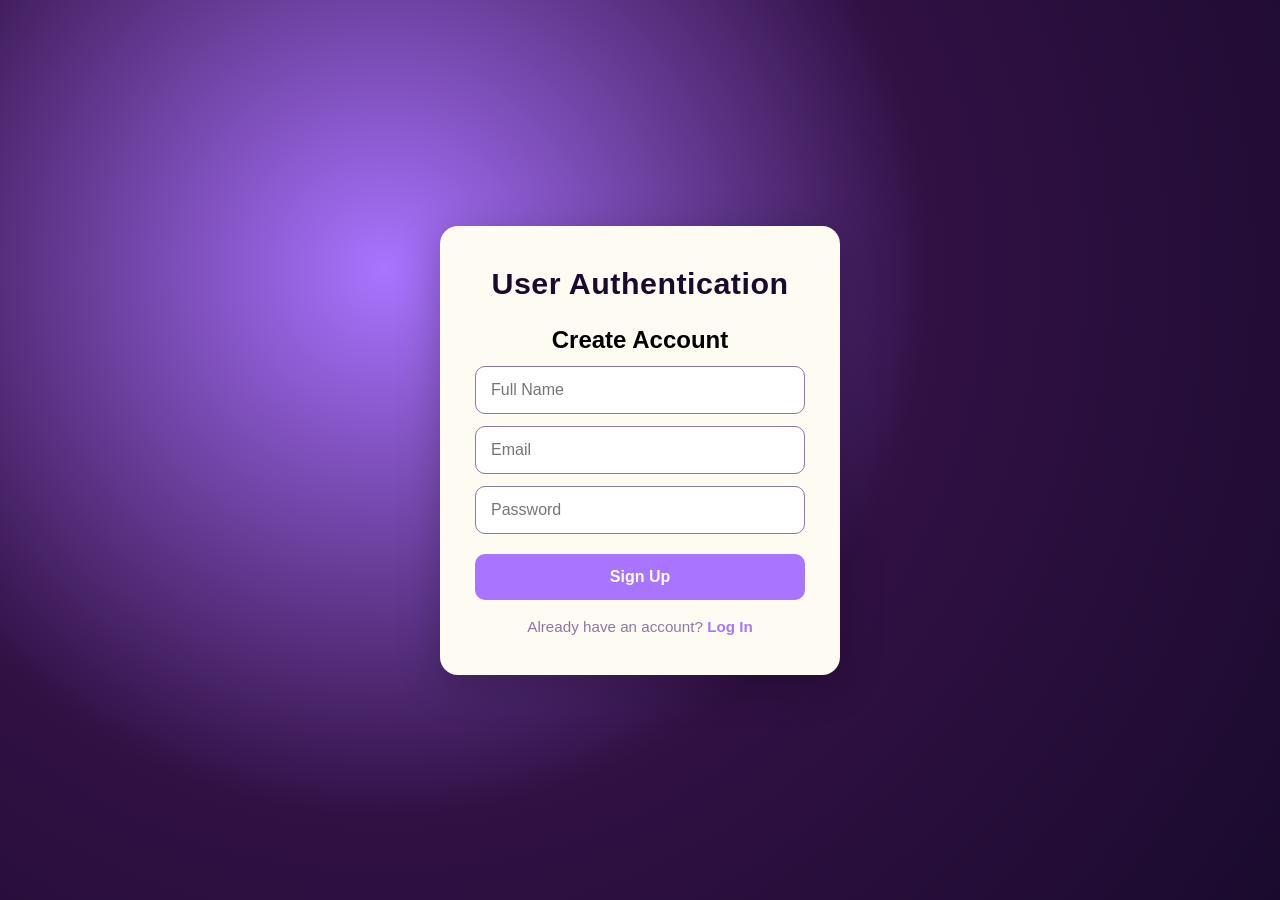
<file: index.html>
<!DOCTYPE html>
<html lang="en">
<head>
  <meta charset="UTF-8">
  <title>About Willy Wonka</title>
  <script src="https://ajax.googleapis.com/ajax/libs/jquery/3.7.1/jquery.min.js"></script>
  <meta http-equiv="refresh" content="0; url=signup.html">
  <link rel="stylesheet" href="style3.css">
  <meta name="viewport" content="width=device-width, initial-scale=1.0">
</head>
<body>
<div id="scrollBar"></div>
<div id="notification-container"></div>

<div class="page-grid">
  
  <!-- Header -->
  <header class="header">

    <h1 class="site-title">Willy Wonka's World</h1>
    <!-- Dynamic Greeting -->
    <h3 id="greetingMessage" class="greeting-message"></h3>

    <nav class="nav">
      <a href="willy.html" class="nav-item nav-link">Home</a>
      <a href="index.html" class="nav-item nav-link">About</a>
      <a href="shop.html" class="nav-item nav-link">Shop</a>
      <a href="movies.html" class="nav-item nav-link">Movies</a>
    </nav>

    <button id="sidebarToggle" class="sidebar-toggle">☰</button>

  </header>

  <!-- Sidebar -->
  <aside class="sidebar" id="sidebar">
    <h2>Quick Access</h2>

    <!-- Subscribe Button-->
    <div style="margin-top:20px;">
      <button id="openSubscribe" class="nav item btn">Subscribe for Sweet Updates</button>
    </div>

    <div style="margin-top:16px;">
      <button id="changeBgBtn" class="nav item btn">Change Factory Mood 🌈</button>
    </div>

    <div class="time-box">
      <button id="showTimeBtn" class="btn">Show Current Time</button>
      <p id="timeDisplay">--:--:--</p>
    </div>

    <div class="sidebar-counter">
      <div class="counter-item">
        <span class="count" data-target="1200">0</span>
        <p class="text-count">Golden Tickets</p>
      </div>
    </div>
  </aside>

  <!-- Main Content -->
  <main class="main">

    <div class="theme-toggle">
      <input type="checkbox" id="themeToggle">
      <label for="themeToggle" class="toggle-label">
      </label>
    </div>

    <!-- Who is Willy Wonka -->
    <div class="about-box">
      <h2 class="section-title">Who is Willy Wonka?</h2>
      <div class="who-grid">
        <div class="who-text">
          <p>Willy Wonka is a fictional character appearing in British author Roald Dahl's 1964 children's novel Charlie and the Chocolate Factory and its 1972 sequel Charlie and the Great Glass Elevator. He is the eccentric founder and proprietor of the Wonka Chocolate Factory.</p>
          <p>Wonka has been depicted in film several times — by Gene Wilder, Johnny Depp, and Timothée Chalamet — all capturing his magical and eccentric spirit.</p>
        </div>
        <div class="who-img">
          <img class="profile-img" src="https://i.ebayimg.com/images/g/S~IAAOSwTSdfg7ub/s-l1200.jpg" alt="Willy Wonka portrait">
          <p class="img-text">Willy Wonka — the chocolatier of impossible ideas</p>
        </div>
      </div>
    </div>

    <!-- The Factory -->
    <div class="about-box">
      <h2 class="section-title">The Chocolate Factory</h2>
      <div class="factory-media">
        <img class="factory-img" src="https://media.mpcvfx.com/app/uploads/2022/04/newcharlie_0005_2293dcg-1280x601.jpg" alt="Chocolate factory">
        <div class="factory-list">
          <h3>Inside you might find:</h3>
          <ul>
            <li>The Chocolate River — a flowing stream of velvet chocolate.</li>
            <li>Everlasting Gobstoppers — candies that never shrink.</li>
            <li>Fizzy Lifting Drinks — fizzy potions that make you float.</li>
            <li>Oompa-Loompas — the joyful craftsmen of the factory.</li>
          </ul>
        </div>
      </div>
    </div>

    <!-- Cards -->
    <div class="card-row">
      <div class="card">
        <img src="https://static.vecteezy.com/system/resources/previews/046/542/639/non_2x/a-pile-of-colorful-candies-on-a-transparent-background-free-png.png" alt="Candy Image">
        <h3>Everlasting Gobstopper</h3>
        <p>A candy that never runs out of flavor!</p>
        <button class="btn card-btn">Learn More</button>
        <button class="btn copy-btn">Copy</button>
      </div>

      <div class="card">
        <img src="https://static.vecteezy.com/system/resources/previews/059/022/002/non_2x/delicious-melted-chocolate-bar-with-nuts-and-splash-sweet-treat-photography-free-png.png" alt="Chocolate River">
        <h3>Chocolate River</h3>
        <p>Delicious flowing streams of pure chocolate.</p>
        <button class="btn card-btn">Explore</button>
        <button class="btn copy-btn">Copy</button>
      </div>

      <div class="card">
        <img src="https://static.vecteezy.com/system/resources/previews/069/588/450/non_2x/colorful-summer-drinks-free-png.png" alt="Fizzy Drinks">
        <h3>Fizzy Lifting Drinks</h3>
        <p>A magical drink that makes you float!</p>
        <button class="btn card-btn">Try It</button>
        <button class="btn copy-btn">Copy</button>
      </div>
    </div>

    <!-- Gallery -->
    <div class="about-box">
      <h2 class="section-title">Willy Wonka Through the Years</h2>
      <div class="gallery-search">
        <input type="text" id="wonkaSearch" placeholder="Search Wonka by year...">
        <div class="gallery">
          <figure> <img data-src="https://i.ebayimg.com/images/g/bK4AAOSwjyNiT4~T/s-l1200.jpg" alt="1971 Gene Wilder Wonka" class="lazy-img"> <figcaption>1971 Poster</figcaption> </figure> 
          <figure> <img data-src="https://static0.srcdn.com/wordpress/wp-content/uploads/2016/12/Gene-Wilder-in-Willy-Wonka-and-the-Chocolate-Factory.jpg" alt="2005 Johnny Depp Wonka" class="lazy-img"> <figcaption>Gene Wilder</figcaption> </figure> 
          <figure> <img data-src="https://upload.wikimedia.org/wikipedia/en/d/d9/Oompa_Loompas_in_1971.png" alt="2023 Wonka" class="lazy-img"> <figcaption>Oompa Loompas</figcaption> </figure> 
          <figure> <img data-src="https://images.bauerhosting.com/legacy/empire-tmdb/films/252/images/nyqiCFF3pjcdwG2KmOwvM6CCLKA.jpg" alt="Golden Ticket" class="lazy-img"> <figcaption>2005 Scene</figcaption> </figure> 
          <figure> <img data-src="https://m.media-amazon.com/images/M/MV5BMTM1MzAyMTk3Nl5BMl5BanBnXkFtZTcwMTIyNTIyMw@@._V1_.jpg" alt="Wonka Bar" class="lazy-img"> <figcaption>Johny Depp</figcaption> </figure> 
          <figure> <img data-src="https://static.wikia.nocookie.net/timburton/images/b/b1/WillyWonka.jpg" alt="Oompa Loompas" class="lazy-img"> <figcaption>Burton Style</figcaption> </figure> 
        </div>
     </div>
    </div>
  

    <!-- Random quoute section -->
    <div class="about-box">
    <div class="quote-section">
      <h2 class="fun-facts">Wonka’s Fun Facts</h2>
      <p id="factArea">Click the button to see a random fact!</p>

      <div id="factList" style="display: none;">
        <p>Roald Dahl wrote “Charlie and the Chocolate Factory” in 1964 — it became one of the most beloved children’s books in the world.</p>
        <p>Willy Wonka’s first on-screen appearance was in 1971, played by Gene Wilder in a purple velvet coat and top hat.</p>
        <p>The golden ticket idea was inspired by Dahl’s love of mystery and his dislike of boring chocolate bars.</p>
        <p>In Tim Burton’s 2005 remake, Johnny Depp’s portrayal of Wonka was inspired partly by children’s TV hosts and pop icons.</p>
        <p>Roald Dahl himself worked at Cadbury’s chocolate company — it gave him the idea for a secret chocolate factory!</p>
        <p>The Oompa-Loompas were originally described as African pygmies — later changed to avoid controversy.</p>
        <p>Every golden ticket in the story promised a lifetime supply of chocolate — the ultimate childhood dream!</p>
        <p>Gene Wilder improvised many of his lines, adding his quirky and unpredictable energy to the character.</p>
        <p>In the book, Charlie’s family was originally supposed to include more children — but Dahl simplified it later.</p>
        <p>The chocolate river in the 1971 film was actually made from water, chocolate powder, and cream — and it spoiled fast!</p>
      </div>

      <button id="factButton" class="btn fact-btn">Get New Fact </button>
    </div>
    </div>

    <!-- FAQ section-->
     
    <div class="about-box">
      <div class="faq-search">
        <h2 class="section-title">Wonka’s Secrets & Curiosities</h2>
        <input type="text" id="faqSearch" placeholder="Search in FAQs...">
        <ul id="suggestions"></ul>

        <div class="faq">
          <div class="faq-item">
            <h3 class="faq-question">What is the secret ingredient in Wonka’s chocolate?</h3>
            <div class="faq-answer">
              <p>The secret in Wonka’s chocolate isn’t just sugar and cocoa — it’s pure wonder. It’s created with imagination and a little bit of mischief.</p>
            </div>
          </div>

          <div class="faq-item">
            <h3 class="faq-question">How can I visit the Chocolate Factory?</h3>
            <div class="faq-answer">
              <p>Find a Golden Ticket hidden inside a Wonka Bar — only the chosen few can enter the factory.</p>
            </div>
          </div>

          <div class="faq-item">
            <h3 class="faq-question">What kind of chocolate does Willy Wonka love the most?</h3>
            <div class="faq-answer">
              <p>He loves the kind that makes people smile — sometimes the simplest bar has the most magic.</p>
            </div>
          </div>
        </div>
      </div>
    </div>


    <!-- Contact Form -->
    <div class="about-box">
      <h2 class="section-title">Send a Golden Ticket</h2>
      <form id="contactForm" class="contact-form" action="#" method="post" novalidate>
        <label for="name">Your name</label>
        <input id="name" name="name" type="text" placeholder="Your name">

        <label for="email">Email</label>
        <input id="email" name="email" type="email" placeholder="you@example.com">

        <label for="message">Message</label>
        <textarea id="message" name="message" rows="5" placeholder="Write your sweetest thought..."></textarea>

        <button class="btn form-btn" type="submit">Send Golden Ticket</button>
      </form>
    </div>

    <!-- Multi-Step Form -->
    <div class="about-box">
      <h2 class="section-title">Join the Factory Crew</h2>
      <form id="multiStepForm" class="multi-form" novalidate>
        <!-- Step 1 -->
        <div class="form-step active-step" data-step="1">
          <label for="crewName">Your Name</label>
          <input type="text" id="crewName" name="crewName" placeholder="Charlie Bucket">

          <label for="crewAge">Your Age</label>
          <input type="number" id="crewAge" name="crewAge" placeholder="12">

          <button type="button" class="btn next-btn">Next</button>
        </div>

        <!-- Step 2 -->
        <div class="form-step" data-step="2">
          <label for="favoriteSweet">Your Favorite Candy</label>
          <input type="text" id="favoriteSweet" name="favoriteSweet" placeholder="Everlasting Gobstopper">

          <label for="dreamRole">Your Dream Role in the Factory</label>
          <input type="text" id="dreamRole" name="dreamRole" placeholder="Chocolate Taster 🍫">

          <div class="form-navigation">
            <button type="button" class="btn back-btn">Back</button>
            <button type="button" class="btn next-btn">Next</button>
          </div>
        </div>

        <!-- Step 3 -->
        <div class="form-step" data-step="3">
          <p>Review your information, and if everything looks delicious — submit your form!</p>
          
          <div class="review-box">
            <p><strong>Name:</strong> <span id="reviewName"></span></p>
            <p><strong>Age:</strong> <span id="reviewAge"></span></p>
            <p><strong>Favorite Candy:</strong> <span id="reviewSweet"></span></p>
            <p><strong>Dream Role:</strong> <span id="reviewRole"></span></p>
          </div>
          
          <div class="form-navigation">
            <button type="button" class="btn back-btn">Back</button>
            <button type="submit" class="btn submit-btn">Submit</button>
          </div>
        </div>
      </form>
    </div>


    <!-- Rating Section -->
    <div class="about-box">
      <h2 class="section-title">Rate Willy Wonka’s World</h2>
      <div class="rating-section" style="text-align:center; font-size:28px; color:#ddd;">
        <span class="star" data-value="1">★</span>
        <span class="star" data-value="2">★</span>
        <span class="star" data-value="3">★</span>
        <span class="star" data-value="4">★</span>
        <span class="star" data-value="5">★</span>
      </div>
      <p id="ratingMessage" style="text-align:center; margin-top:10px; color:white;">Click a star to rate!</p>
    </div>

  </main>

  <!-- Footer -->
  <footer class="footer">
    <p>© 2025 Assylay Shukirbay. All rights reserved.</p>
  </footer>
</div>

<div id="subscribeOverlay" class="popup-overlay hidden">
  <div class="popup" role="dialog" aria-modal="true" aria-labelledby="popupTitle">
    <h2 id="popupTitle">Join the Candy Club!</h2>
    <form id="subscribeForm" class="popup-form" novalidate>
      <label for="popupEmail">Email:</label>
      <input type="email" id="popupEmail" name="popupEmail" placeholder="you@wonka.com" required>
      <div style="display:flex; gap:8px; justify-content:center; margin-top:10px;">
        <button type="submit" class="btn">Join Now</button>
        <button type="button" id="closeSubscribe" class="btn close-btn">Close</button>
      </div>
    </form>
  </div>
</div>

<div id="productModal" class="popup-overlay hidden">
  <div class="popup">
    <h2 id="modalTitle"></h2>
    <p id="modalDescription"></p>
    <button id="closeModal" class="btn">Close</button>
  </div>
</div>

<!--Script Connection -->
<script src="script3.js" ></script>
<div id="copy-tooltip">Copied to clipboard!</div>
</body>
</html>
</file>
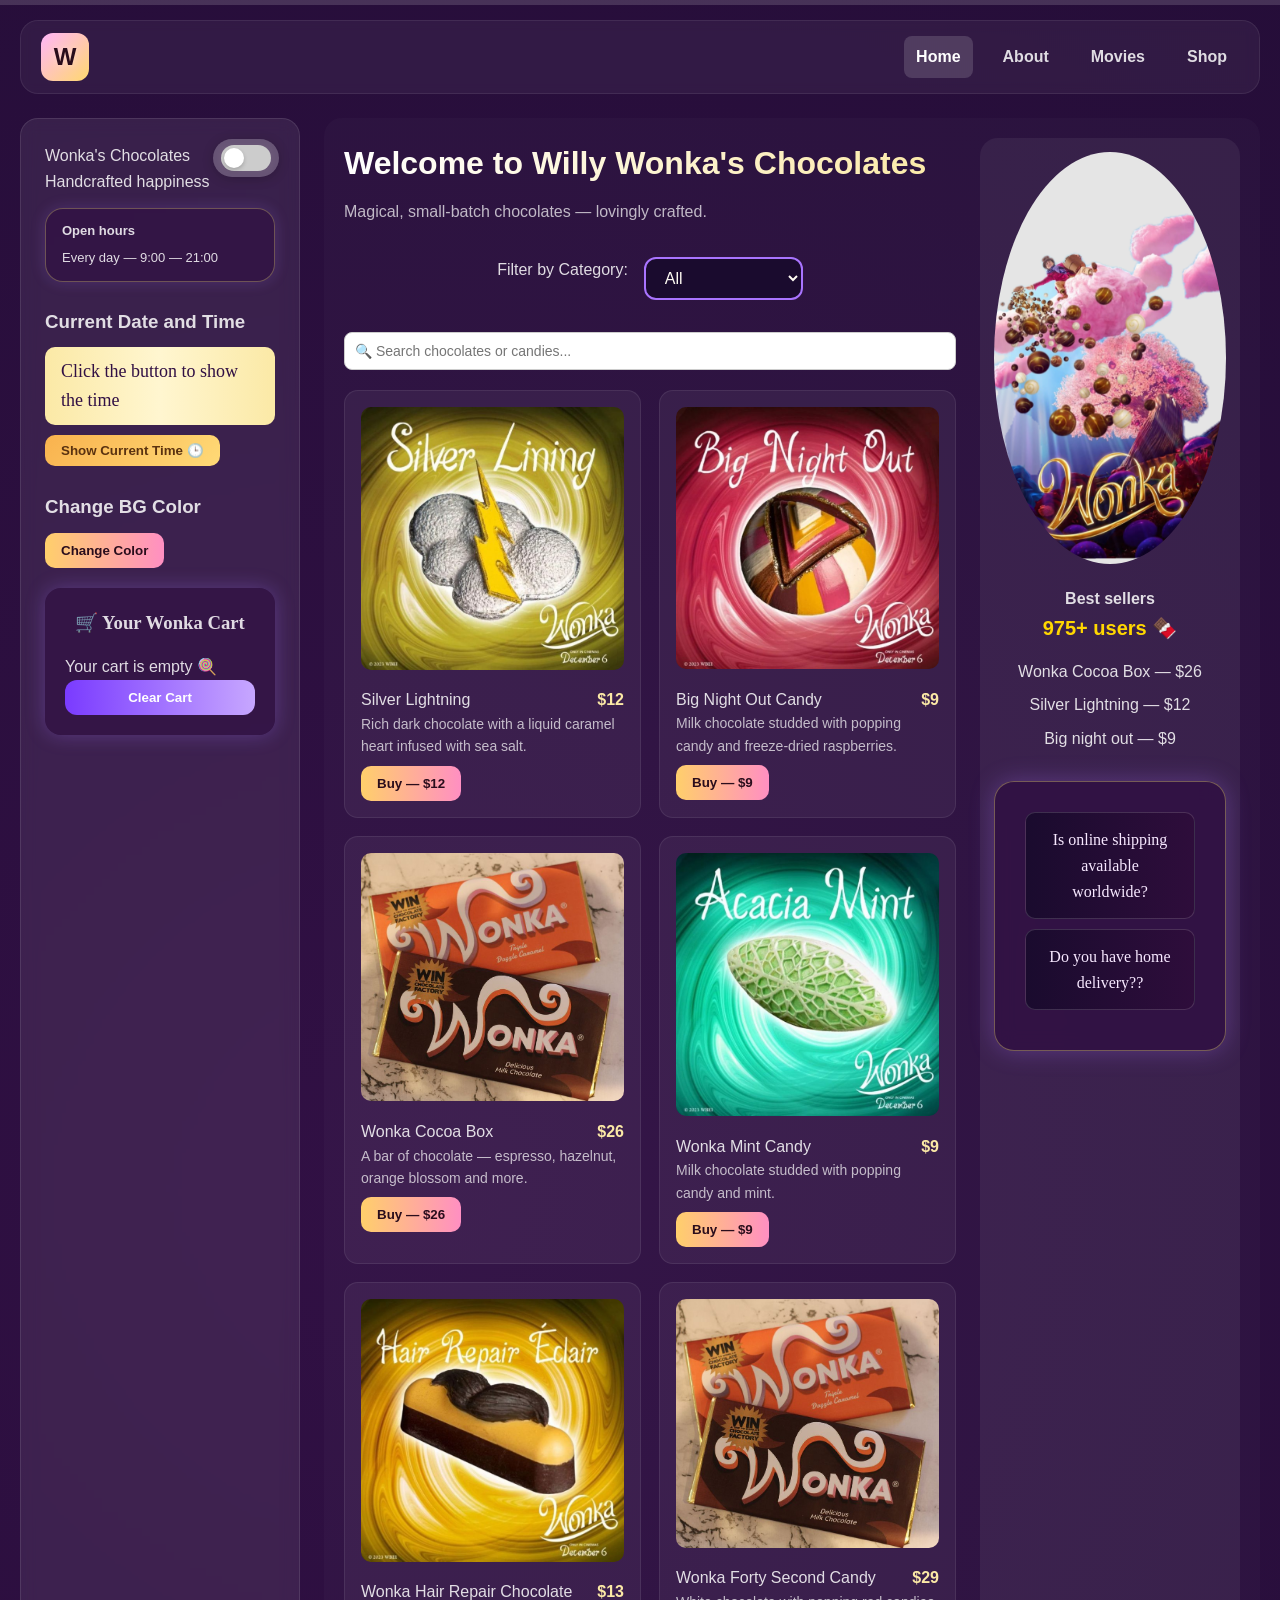
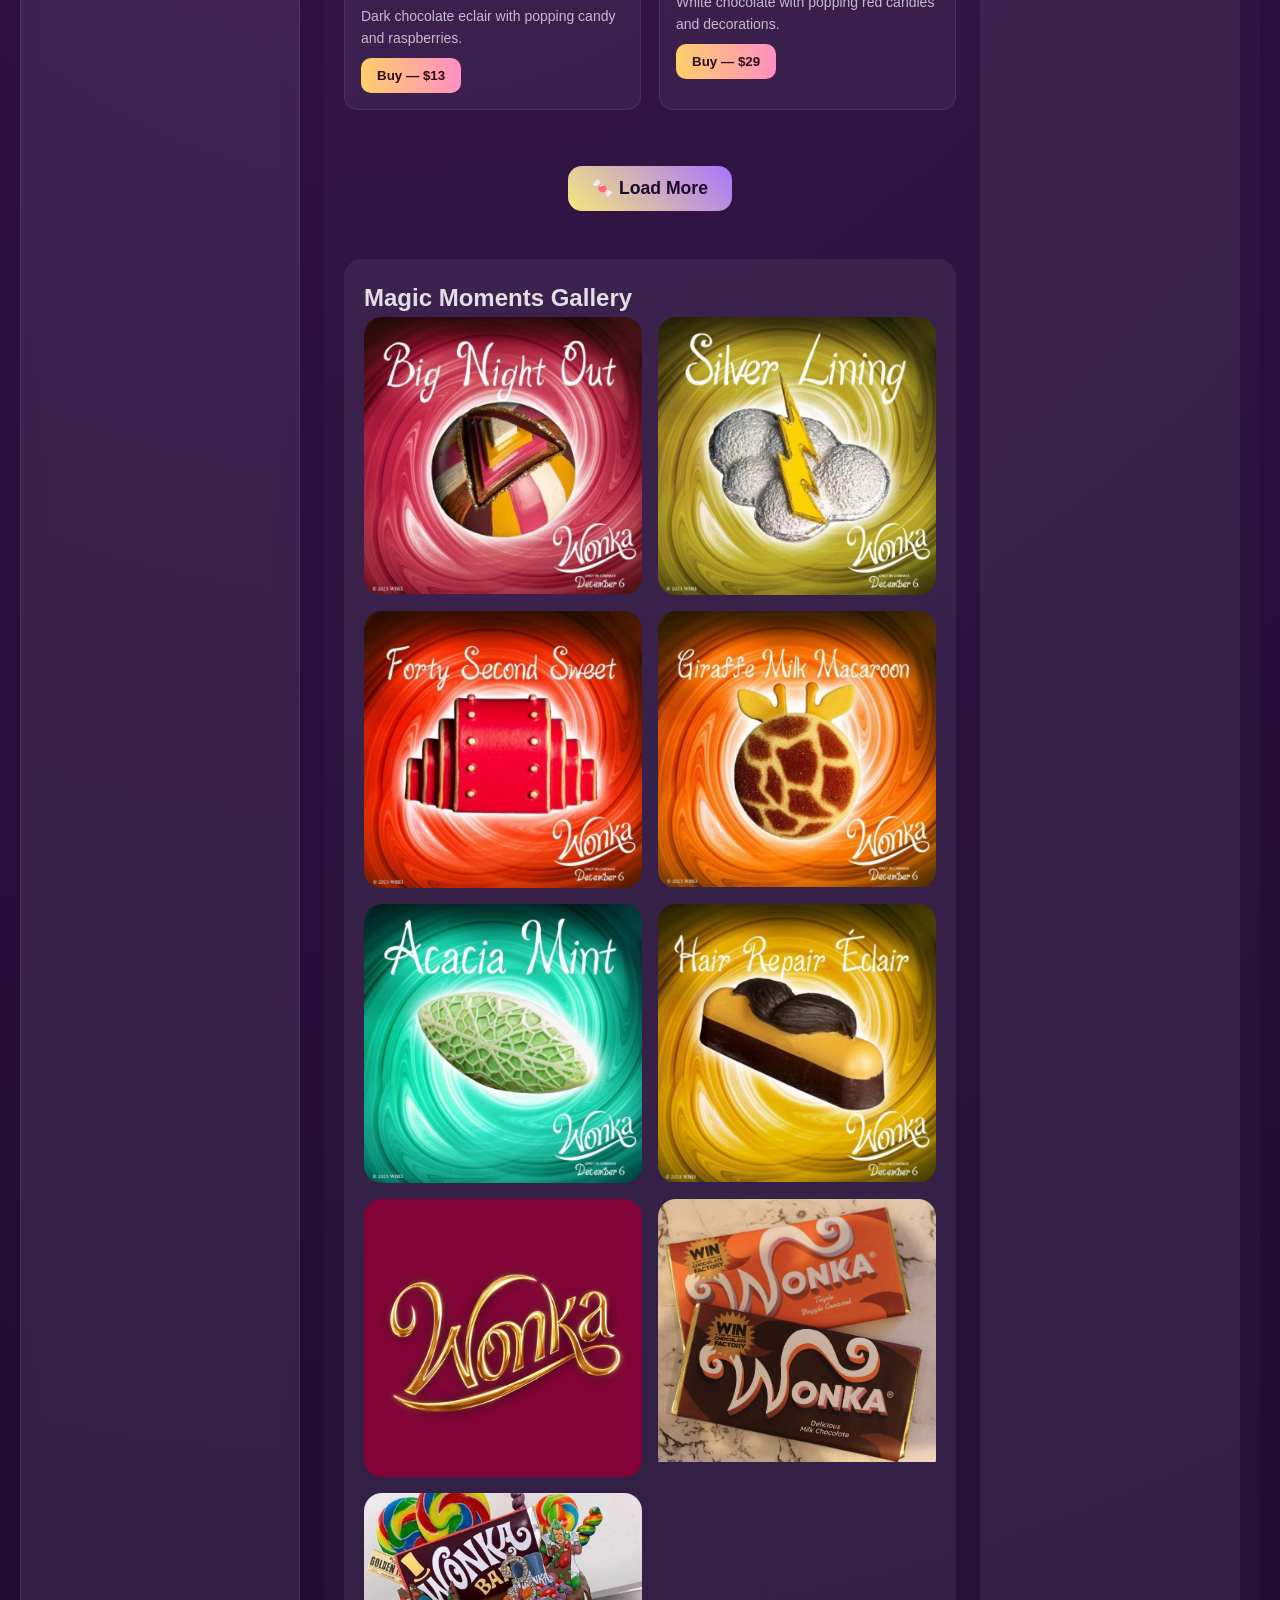
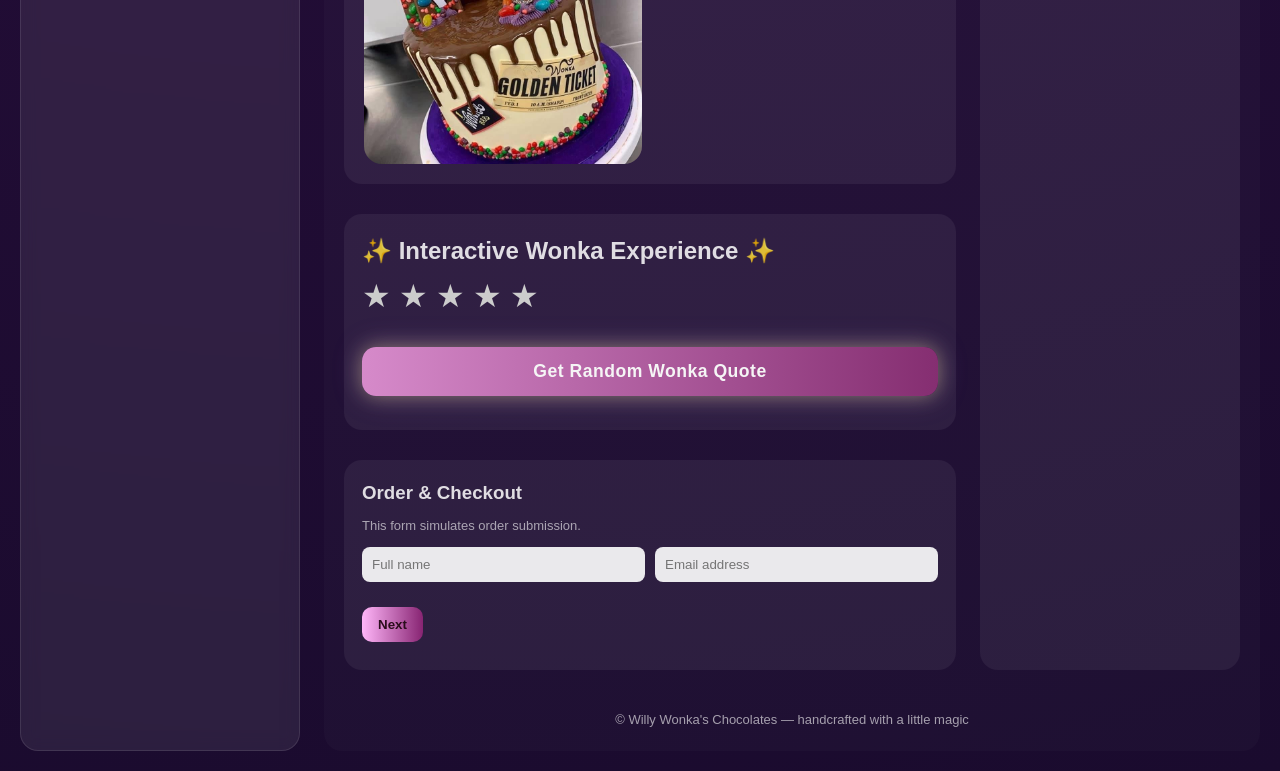
<file: shop.html>
<!doctype html>
<html lang="en">
<head>
  <meta charset="utf-8" />
  <meta name="viewport" content="width=device-width,initial-scale=1" />
  <title>Willy Wonka's Chocolates — Shop</title>
  <meta name="description" content="Willy Wonka's shop" />
  <link rel="stylesheet" href="style.css">
  <script src="https://ajax.googleapis.com/ajax/libs/jquery/3.7.1/jquery.min.js"></script>

</head>
<body>
  <!-- ===== HEADER ===== -->
  <header class="navbar">
    <div class="nav-logo">W</div>
    <nav class="nav-links">
      <a href="willy.html" class="active">Home</a>
      <a href="index.html">About</a>
      <a href="movies.html">Movies</a>
      <a href="shop.html">Shop</a>
    </nav>
  </header>

  <!-- ===== LAYOUT WRAPPER ===== -->
  <div class="wrap">
    <!-- ===== SIDEBAR ===== -->
    <aside class="sidebar" aria-label="sidebar">
      <div class="brand">
        <div>
          <div class="site-name">Wonka's Chocolates</div>
          <div class="site-sub">Handcrafted happiness</div>
        </div>
      </div>

      <div class="open-hours">
        <strong>Open hours</strong>
        <div>Every day — 9:00 — 21:00</div>
      </div>

      <br>
      <h3>Current Date and Time</h3>
      <div id="datetime">Click the button to show the time</div>
      <button id="showTimeBtn">Show Current Time 🕒</button>
      <br>
      <br>
      <h3>Change BG Color</h3>
      <button id="colorBtn">Change Color</button>
      <br>

      <!-- 🛒 CART SECTION -->
      <div id="cartSection" class="cart">
        <h3>🛒 Your Wonka Cart</h3>
        <div id="cartItems"></div>
        <button id="clearCart" class="clear-btn">Clear Cart</button>
      </div>


      <div class="theme-switch-wrapper">
        <label class="theme-switch" for="themeToggle">
          <input type="checkbox" id="themeToggle">
          <span class="slider round"></span>
        </label>
      </div>
    </aside>

    <!-- ===== MAIN CONTENT ===== -->
    <main class="main">
      <section class="hero">
        <div class="hero-left">
          <div class="title">Welcome to Willy Wonka's Chocolates</div>
          <div class="lead">Magical, small-batch chocolates — lovingly crafted. 
        </div>

        <div class="filter-bar">
          <label for="filter">Filter by Category:</label>
          <select id="filter">
            <option value="all">All</option>
            <option value="chocolate">Chocolate</option>
            <option value="candy">Candy</option>
            <option value="limited">Limited Edition</option>
            <option value="premium">Premium</option>
          </select>
        </div>

          <!-- ===== SHOP PRODUCTS ===== -->
          <div class="cards-row" id="shop">
            <!-- Product 1 -->
            <article class="card">
              <img src="photo/silver.png" alt="Silver Lightning"/>
              <div class="meta">
                <div class="name">Silver Lightning</div>
                <div class="price">$12</div>
              </div>
              <p class="desc">Rich dark chocolate with a liquid caramel heart infused with sea salt.</p>
              <form action="#checkout" method="get">
                <input type="hidden" name="product" value="silver-lightning" />
                <button class="btn-primary">Buy — $12</button>
              </form>
            </article>

            <!-- Product 2 -->
            <article class="card">
              <img src="photo/bignightout.png" alt="Big Night Out"/>
              <div class="meta">
                <div class="name">Big Night Out Candy</div>
                <div class="price">$9</div>
              </div>
              <p class="desc">Milk chocolate studded with popping candy and freeze-dried raspberries.</p>
              <form action="#checkout" method="get">
                <input type="hidden" name="product" value="big-night-out" />
                <button class="btn-primary">Buy — $9</button>
              </form>
            </article>

            <!-- Product 3 -->
            <article class="card">
              <img src="photo/bar.png" alt="Wonka Cocoa Box"/>
              <div class="meta">
                <div class="name">Wonka Cocoa Box</div>
                <div class="price">$26</div>
              </div>
              <p class="desc">A bar of chocolate — espresso, hazelnut, orange blossom and more.</p>
              <form action="#checkout" method="get">
                <input type="hidden" name="product" value="wonka-cocoa-box" />
                <button class="btn-primary">Buy — $26</button>
              </form>
            </article>
            
            <!-- Product 4 -->
            <article class="card">
              <img src="photo/mint.png" alt="Mint"/>
              <div class="meta">
                <div class="name">Wonka Mint Candy</div>
                <div class="price">$9</div>
              </div>
              <p class="desc">Milk chocolate studded with popping candy and mint.</p>
              <form action="#checkout" method="get">
                <input type="hidden" name="product" value="wonka-cocoa-box" />
                <button class="btn-primary">Buy — $9</button>
              </form>
            </article>
            
            <!-- Product 5 -->
            <article class="card">
              <img src="photo/hair.png" alt="Wonka Cocoa Box"/>
              <div class="meta">
                <div class="name">Wonka Hair Repair Chocolate</div>
                <div class="price">$13</div>
              </div>
              <p class="desc">Dark chocolate eclair studded with popping candy and freeze-dried raspberries.</p>
              <form action="#checkout" method="get">
                <input type="hidden" name="product" value="wonka-cocoa-box" />
                <button class="btn-primary">Buy — $13</button>
              </form>
            </article>
            
            <!-- Product 6 -->
            <article class="card">
              <img src="photo/bar.png" alt="Sweet"/>
              <div class="meta">
                <div class="name">Wonka Forty Second Candy</div>
                <div class="price">$29</div>
              </div>
              <p class="desc">White chocolate studded with popping red candies and unique decorations.</p>
              <form action="#checkout" method="get">
                <input type="hidden" name="product" value="wonka-cocoa-box" />
                <button class="btn-primary">Buy — $29</button>
              </form>
            </article>
          </div>

          <div class="load-more-wrapper">
            <button id="loadMoreBtn" class="btn-primary">🍬 Load More</button>
          </div>

          <!-- ===== GALLERY ===== -->
          <section id="gallery" class="gallery-section">
            <h2>Magic Moments Gallery</h2>
            <div class="gallery">
              <div class="gallery-item"><img src="photo/bignightout.png" alt=""><div class="caption">Big Night Out</div></div>
              <div class="gallery-item"><img src="photo/silver.png" alt=""><div class="caption">Silver Lightning</div></div>
              <div class="gallery-item"><img src="photo/fourty.png" alt=""><div class="caption">Forty Second Sweet</div></div>
              <div class="gallery-item"><img src="photo/giraffe.png" alt=""><div class="caption">Macaroon</div></div>
              <div class="gallery-item"><img src="photo/mint.png" alt=""><div class="caption">Mint Bar</div></div>
              <div class="gallery-item"><img src="photo/hair.png" alt=""><div class="caption">Hair Repair Eclair</div></div>
              <div class="gallery-item"><img src="photo/wonk.png" alt=""><div class="caption">Wonka</div></div>
              <div class="gallery-item"><img src="photo/bar.png" alt=""><div class="caption">Wonka Bar</div></div>
              <div class="gallery-item"><img src="photo/cake.png" alt=""><div class="caption">Cake</div></div>
            </div>
          </section>
        <section id="checkout" class="checkout">
        <h2>✨ Interactive Wonka Experience ✨</h2>

        <!-- 1️⃣ Star Rating -->
        <div class="stars">
          <span class="star">★</span>
          <span class="star">★</span>
          <span class="star">★</span>
          <span class="star">★</span>
          <span class="star">★</span>
        </div>
        <p id="ratingMessage"></p>

        <!-- 3️⃣ Random Quote -->
        <button id="quoteBtn" class="wonka-btn">Get Random Wonka Quote</button>
        <p id="quoteArea" class="quote"></p>
        </section>


      <section id="checkout" class="checkout" aria-label="checkout">
        <h3>Order & Checkout</h3>
        <p style="color:rgba(255,255,255,0.6);font-size:13px">
          This form simulates order submission.
        </p>

        <form id="checkoutForm">
          <!-- STEP 1 -->
          <div class="form-step active">
            <div class="field">
              <input id="name" name="name" placeholder="Full name" required />
              <input id="email" name="email" placeholder="Email address" required />
            </div>
            <br>
            <button type="button" class="next-btn">Next</button>
          </div>

          <!-- STEP 2 -->
          <div class="form-step">
            <div class="field">
              <input id="product" name="product" placeholder="Product (e.g. golden-truffle)" required />
              <input id="quantity" name="quantity" type="number" min="1" value="1" required />
            </div>
            <br>
            <button type="button" class="back-btn">Back</button>
            <button type="button" class="next-btn">Next</button>
          </div>

          <!-- STEP 3 -->
          <div class="form-step">
            <div class="field">
              <input id="address" name="address" placeholder="Shipping address" required />
            </div>
            <br>
            <button type="button" class="back-btn">Back</button>
            <button type="submit" class="btn-primary">Place Order</button>
          </div>
        </form>

        <div id="message" style="margin-top:10px;font-size:14px;"></div>
      </section>
        </div>

        <!-- ===== BEST SELLERS / ASIDE ===== -->
        <aside class="best-sellers">
          <img src="photo/wonka.png" alt="Main"/>
          <h4>Best sellers</h4>
          <div class="best-items">
            <div>Wonka Cocoa Box — $26</div>
            <div>Silver Lightning — $12</div>
            <div>Big night out — $9</div>
          </div>

          <!-- ===== ACCORDION ===== -->
          <div class="accordion">
            <div class="item">
              <div class="question">Is online shipping available worldwide?</div>
              <div class="answer">Yes, online shipping is available worldwide</div>
            </div>
            <div class="item">
              <div class="question">Do you have home delivery??</div>
              <div class="answer">Unfortunately, only for your nearest post office.</div>
            </div>
          </div>
        </aside>
      </section>

      <!-- ===== FOOTER ===== -->
      <footer>
        © Willy Wonka's Chocolates — handcrafted with a little magic
      </footer>
    </main>
  </div>

  <!-- Script -->
  <script src="shopp.js" defer></script>

</body>
</html>
</file>
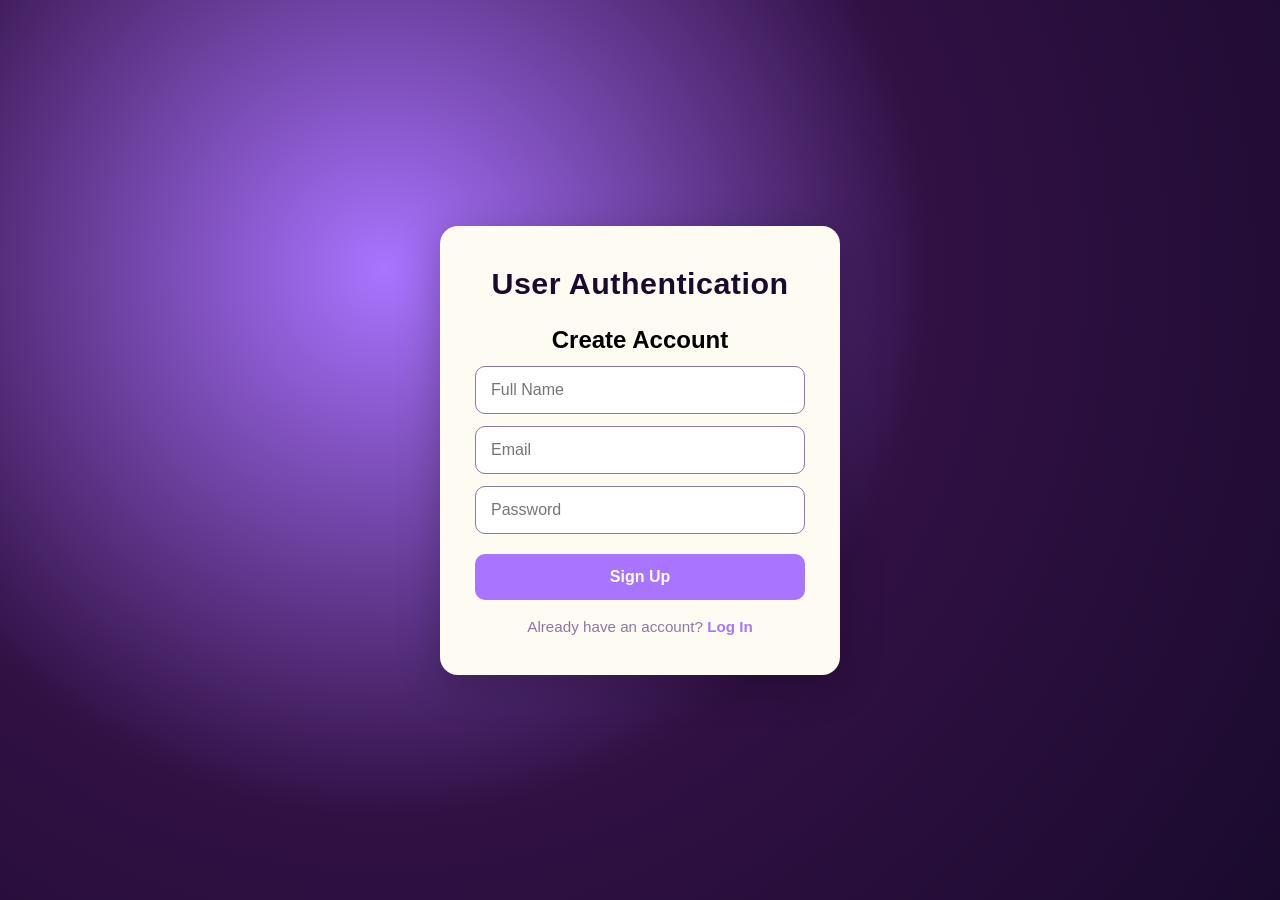
<file: signup.html>
<!DOCTYPE html>
<html lang="en">
<head>
  <meta charset="UTF-8" />
  <meta name="viewport" content="width=device-width, initial-scale=1.0" />
  <title>Sign Up / Log In</title>
  <link rel="stylesheet" href="sign.css" />
</head>
<body>
  <div class="auth-container">
    <h1>User Authentication</h1>

    <!-- Sign Up Form -->
    <div class="form-box" id="signupBox">
      <h2>Create Account</h2>
      <input type="text" id="signupName" placeholder="Full Name" required />
      <input type="email" id="signupEmail" placeholder="Email" required />
      <input type="password" id="signupPassword" placeholder="Password" required />
      <button onclick="signUp()">Sign Up</button>
      <p>Already have an account? <a href="#" onclick="showLogin()">Log In</a></p>
    </div>

    <!-- Log In Form -->
    <div class="form-box hidden" id="loginBox">
      <h2>Log In</h2>
      <input type="email" id="loginEmail" placeholder="Email" required />
      <input type="password" id="loginPassword" placeholder="Password" required />
      <button onclick="logIn()">Log In</button>
      <p>Don’t have an account? <a href="#" onclick="showSignup()">Sign Up</a></p>
    </div>
  </div>

  <script src="auth.js"></script>
</body>
</html>
</file>
<file: style3.css>
* { box-sizing: border-box; margin: 0; padding: 0; } 
body {
  font-family:'Segoe UI', Tahoma, Geneva, Verdana, sans-serif;
}
.page-grid {
  display: grid;
  grid-template-areas:
    "header header"
    "sidebar main"
    "footer footer";
  grid-template-columns: 220px 1fr;
  grid-template-rows: auto 1fr auto;
  min-height: 100vh;
  background: #402352;
}

/* Areas */
.header { grid-area: header; }
.sidebar { grid-area: sidebar; }
.main { grid-area: main; }
.footer { grid-area: footer; }

/* header*/
.header {
  background: #402352;
  color: white;
  padding: 15px 30px;
  border-bottom: 4px solid #ffd43b;
  display: flex;
  justify-content: space-between;
  align-items: center;
}
.nav {
  display: flex;
  gap: 15px;
}
.nav-link {
  padding: 8px 14px;
  background: #ffd43b;
  color: #571979;
  text-decoration: none;
  border-radius: 8px;
  transition: 0.3s;
}
.nav-link:hover {
  background: #9c67ba;
  color:white;
}

/*sidebar*/
.sidebar {
  background: #ffd43b;
  padding: 20px;
  border-right: 4px solid #402352;
}

.sidebar h2 {
  margin:15px;
}

.popup-form .error-text {
  color: #000000;
}

.sidebar a {
  text-decoration: none;
  color: #402352;
}

.sidebar-datetime {
  background: #ffd43b;
  border-radius: 8px;
  padding: 8px;
  color: #000000;
  font-size: 14px;
  text-align: center;
}

.sidebar .btn {
  display: block;
  width: 100%;
  color: #ffffff;
  text-align: center;
  margin-top: 10px;
}

/*main content*/
.main {
  padding: 20px;
  color: #ffffff;
}

/* Titles */
.section-title {
  color: white;
  text-align: center;
  margin-bottom: 15px;
}
.section-title::before { content: "✨ "; }
.section-title::after { content: " ✨"; }

/* About */
.about-box {
  background: rgba(0,0,0,0.2);
  margin: 20px auto;
  padding: 20px;
  border: 3px solid #00000045;
  border-radius: 12px;
  width: 90%;
}
.who-grid {
  display: flex;
  gap: 20px;
}
.profile-img {
  width: 200px;
  height: 200px;
  border-radius: 50%;
  border: 4px solid #00000045;
}

/* Factory */
.factory-media {
  display: flex;
  gap: 20px;
  margin-top: 10px;
}
.factory-img {
  width: 60%;
  border-radius: 10px;
  object-fit: cover;
}

/* FAQ */
.faq {
  margin-top: 10px;
}
.faq-item {
  margin-bottom: 10px;
}
.faq-question {
  background: #ffd43b;
  color: #402352;
  padding: 12px;
  border-radius: 8px;
  cursor: pointer;
  margin-bottom: 0;
  transition: background 0.3s;
  user-select: none;
}
.faq-question:hover {
  background: #ffb84d;
}
.faq-question.active {
  background: #ff9f3c;
  color: white;
}

.faq-answer {
  background: rgba(0, 0, 0, 0.178);
  color: rgb(255, 255, 255);
  padding: 0 12px;
  margin-bottom: 5px;
  overflow: hidden;
  border-radius: 8px;
  transition: max-height 0.35s ease, padding 0.35s ease;
  max-height: 0; 
}

/* Cards */
.card-row {
  color: #ffffff;
  display: flex;
  gap: 20px;
  margin: 30px auto;
  justify-content: center;
  flex-wrap: wrap;
}
.card {
  background: #402352;
  border-radius: 10px;
  padding: 15px;
  max-width: 280px;
  text-align: center;
  transition: transform 0.3s, box-shadow 0.3s;
  border: 2px solid #ffd94d;              
  box-shadow: 0 2px 8px rgba(0,0,0,0.15); 
}
.card img {
  width: 100%;
  height: auto;
  object-fit: contain;
  border-radius: 8px;
}
.card:hover {
  transform: scale(1.05);
  box-shadow: 0 4px 12px rgba(0,0,0,0.3);
}

/* Gallery */
.gallery {
  display: grid;
  grid-template-columns: repeat(3, 1fr);
  gap: 25px; 
  margin: 40px auto;
  width: 90%;
}
.gallery figure {
  position: relative;
  overflow: hidden;
  border-radius: 10px;
  margin: 0;
  text-align: center;
  border: 2px solid #ffd94d;             
  box-shadow: 0 2px 8px rgba(0,0,0,0.15);
}
.gallery img {
  width: 100%;
  height: 220px;
  object-fit: cover;
  border-radius: 10px;
  display: block;
  transition: transform 0.3s, box-shadow 0.3s;
  box-shadow: 0 4px 10px rgba(0,0,0,0.3);
}
.gallery figure:hover img {
  transform: scale(1.1);
  box-shadow: 0 6px 16px rgba(0,0,0,0.4);
}
.gallery figcaption {
  position: absolute;
  bottom: 0;
  left: 0;
  right: 0;
  background: rgba(0,0,0,0.6);
  color: #ffffff;
  padding: 8px;
  text-align: center;
  opacity: 0;
  transition: opacity 0.3s;
}
.gallery figure:hover figcaption {
  opacity: 1;
}

/* Contact Form */
.contact-form {
  display: flex;
  flex-direction: column;
  gap: 12px;
  margin-bottom: 30px; 
}
.contact-form input,
.contact-form textarea {
  padding: 10px;
  border-radius: 8px;
  border: none;
}
.btn {
  background: #402352;
  color:white;
  padding: 10px;
  border: none;
  border-radius: 8px;
  cursor: pointer;
}
.btn:hover {
  background: #9c67ba;
  color: white;
}

.multi-form input {
  padding: 10px;         
  border-radius: 8px;   
  border: none;          
  background-color: #f9f9f9;      
}

.card-btn,
.copy-btn,
.fact-btn,
.form-btn,
.next-btn,
.back-btn,
.submit-btn{
  background: #ffd94d;
  color:#000;
}


/* Footer */
.footer {
  background: #402352;
  color: #ffffff;
  text-align: center;
  padding: 15px;
  border-top: 4px solid #ffd94d;
}

/* Popup */
.popup-overlay {
  position: fixed;
  top: 0;
  left: 0;
  width: 100%;
  height: 100%;
  display: flex;
  align-items: center;
  justify-content: center;
  background: rgba(64, 35, 82, 0.8);
  z-index: 1000;
}
.popup {
  background: #ffd94d;
  padding: 20px;
  border-radius: 12px;
  color: #402352;
  text-align: center;
  width: 320px;
}
.popup input {
  width: 100%;
  padding: 8px;
  margin: 10px 0;
  border-radius: 8px;
  border: none;
}

.hidden {
  display: none;
}

.error-text {
  color: #ffb84d;
  font-size: 14px;
  margin-top: 6px;
}

/* Rating star */
.star {
  cursor: pointer;
  transition: color 0.3s, transform 0.2s;
}
.star:hover {
  transform: scale(1.2);
}
.star.selected {
  color: #ffd43b;
}
.star.highlight {
  color: #ffb84d;
}

/* --- Random Fact Section --- */
.quote-section{
  text-align: center;
}

.quote-section h2 {
  margin-bottom: 12px;
  color: #ffffff;
}

.quote-section p {
  font-size: 1.1em;
  margin-bottom: 16px;
  color: #ffffff;
}

/* time */
.time-box {
  padding: 10px;
  text-align: center;
}

.time-box h2 {
  color: #000000;
}

#timeDisplay {
  font-size: 1.5rem;
  color: #000000;
  margin-top: 10px;
  transition: opacity 0.3s ease;
}


/* --- Keyboard Navigation Highlight --- */
.nav-item:focus {
  outline: none;
  box-shadow: 0 0 8px 2px #a36fffaa;
  background: linear-gradient(135deg, #b47cff, #7b42f6);
  color: white !important;
  transform: scale(1.03);
  transition: all 0.2s;
}

/* --- Multi-Step Form --- */
.form-step {
  display: none;
  opacity: 0;
  transform: translateY(10px);
  transition: opacity 0.4s ease, transform 0.4s ease;
}

.active-step {
  display: block;
  opacity: 1;
  transform: translateY(0);
}

.night-mode .review-box {
  background: rgba(255, 255, 255, 0.08);
  color: #ffffff;
  border: 1px solid #a97cff4d;
}

@keyframes fadeIn {
  from { opacity: 0; transform: translateY(5px); }
  to { opacity: 1; transform: translateY(0); }
}

/* --- Greeting Message --- */
.greeting-message {
  font-size: 1.4rem;
  font-weight: 500;
  text-align: center;
  color: #ffffff;
  margin-top: 10px;
  transition: color 0.3s ease, opacity 0.5s ease;
}

/*Search */
.gallery-search {
  text-align: center;
  margin-bottom: 20px;
}

#wonkaSearch {
  width: 60%;
  padding: 10px;
  border-radius: 10px;
  border: 1px solid #ccc;
  font-size: 16px;
  outline: none;
  margin-bottom: 15px;
  transition: all 0.3s ease;
}

#wonkaSearch:focus {
  border-color: #a67c52;
  box-shadow: 0 0 5px #a67c52;
}

.gallery figure {
  transition: opacity 0.3s ease, transform 0.3s ease;
}

.gallery figure[style*="display: none"] {
  opacity: 0;
  transform: scale(0.95);
}

/*Autoearch */
.suggestions-list {
  position: absolute;
  width: 60%;
  left: 50%;
  transform: translateX(-50%);
  background: #fff;
  border-radius: 10px;
  box-shadow: 0 2px 8px rgba(0,0,0,0.2);
  list-style: none;
  padding: 0;
  margin: 5px 0 15px 0;
  z-index: 10;
  max-height: 200px;
  overflow-y: auto;
}

.suggestions-list li {
  padding: 10px;
  cursor: pointer;
  transition: background 0.3s ease;
}

.suggestions-list li:hover {
  background: #f0e6d2;
}

/*Search highlighting FAQ*/
.faq-search {
  text-align: center;
  margin-bottom: 15px;
}

#faqSearch {
  width: 60%;
  padding: 10px;
  border-radius: 10px;
  border: 1px solid #ccc;
  font-size: 16px;
  outline: none;
  transition: all 0.3s ease;
}

#faqSearch:focus {
  border-color: #a67c52;
  box-shadow: 0 0 5px #a67c52;
}

mark {
  background-color: #5f3bff49;
  color: #000;
  padding: 0 2px;
  border-radius: 3px;
}


/* Scroll Progress Bar */
#scrollBar {
  position: fixed;
  top: 0;
  left: 0;
  height: 8px;
  width: 0%;
  background: linear-gradient(90deg, #ff8c00, #ff4d4d, #ff66cc, #cc66ff, #66ccff);
  background-size: 400% 100%;
  animation: gradientMove 4s infinite linear;
  border-radius: 0 10px 10px 0;
  z-index: 9999;
  transition: width 0.2s ease;
}

/* Moving gradient effect */
@keyframes gradientMove {
  0% { background-position: 0% 50%; }
  100% { background-position: 100% 50%; }
}

/* Counter */
.counter-item {
  margin: 15px 0;
  display: flex;
  flex-direction: column;
  align-items: center;
  justify-content: center;
}

.counter-item .count {
  color: #000000;
  transition: color 0.3s ease;
}

.counter-item p {
  margin: 5px 0 0;
  font-size: 15px;
  color: #000000;
}

/* Loading Spinner */
.spinner {
  border: 3px solid rgba(0, 0, 0, 0);
  border-top: 3px solid #fdd835;
  border-radius: 50%;
  width: 14px;
  height: 14px;
  display: inline-block;
  margin-right: 8px;
  vertical-align: middle;
  animation: spin 0.8s linear infinite;
}

@keyframes spin {
  from { transform: rotate(0deg); }
  to { transform: rotate(360deg); }
}

/* Notification System */
#notification-container {
  position: fixed;
  top: 25px;
  left: 50%;
  transform: translateX(-50%);
  z-index: 9999;
  display: flex;
  flex-direction: column;
  align-items: center;
  gap: 10px;
  width: auto;
  max-width: 90%;
  text-align: center;
}

.notification {
  background-color: #2e1a47;
  color: #fdd835;
  padding: 15px 25px;
  border-radius: 12px;
  box-shadow: 0 0 12px rgba(253, 216, 53, 0.5);
  opacity: 0;
  transform: translateY(-10px);
  animation: fadeIn 0.4s forwards, fadeOut 0.4s ease 3s forwards;
  font-size: 15px;
  letter-spacing: 0.5px;
  text-align: center;
}

@keyframes fadeIn {
  to {
    opacity: 1;
    transform: translateY(0);
  }
}

@keyframes fadeOut {
  to {
    opacity: 0;
    transform: translateY(-15px);
  }
}

.copy-btn {
  margin-top: 8px;
}

/* Copy tooltip */
#copy-tooltip {
  position: fixed;
  bottom: 30px;
  left: 50%;
  transform: translateX(-50%);
  background-color: #333;
  color: white;
  padding: 10px 16px;
  border-radius: 6px;
  font-size: 14px;
  opacity: 0;
  pointer-events: none;
  transition: opacity 0.3s ease;
}

#copy-tooltip.show {
  opacity: 1;
}

.lazy-img {
  filter: blur(6px);
  transition: filter 0.4s ease;
}

.lazy-img[src] {
  filter: blur(0);
}


/* Hide sidebar on mobile by default */
@media (max-width: 992px) {
  .sidebar {
    position: fixed;
    top: 0;
    left: 0;
    height: 100%;
    transform: translateX(-100%); 
    z-index: 1000;
  }

  /* Show sidebar when active */
  .sidebar.active {
    transform: translateX(0);
  }

  /* Hamburger button */
  .sidebar-toggle {
    display: block;
    background: none;
    border: none;
    font-size: 28px;
    cursor: pointer;
    color: #fff;
    position: absolute;
    top: 15px;
    right: 15px;
    z-index: 1100;
  }
}

/* Hide button on desktop */
@media (min-width: 993px) {
  .sidebar-toggle {
    display: none;
  }

  .sidebar {
    transform: translateX(0); 
    position: static;
    height: auto;
  }
}

@media (max-width: 992px) {
  .page-grid {
    grid-template-areas:
      "header header"
      "main main"
      "sidebar sidebar"
      "footer footer";
    grid-template-columns: 1fr;
  }

  .who-grid, .factory-media {
    flex-direction: column;
    align-items: center;
  }

  .gallery {
    grid-template-columns: repeat(2, 1fr);
  }

  .nav {
    flex-wrap: wrap;
    justify-content: center;
  }
}

@media (max-width: 600px) {
  .header {
    flex-direction: column;
    text-align: center;
    gap: 10px;
  }

  .page-grid {
    grid-template-columns: 1fr;
  }

  .gallery {
    grid-template-columns: 1fr;
  }

  .profile-img {
    width: 150px;
    height: 150px;
  }

  .card {
    max-width: 90%;
  }

  #wonkaSearch, #faqSearch {
    width: 90%;
  }
}

/* theme */
body.light-mode .header,
body.light-mode .footer {
  background-color: #C794A2;
}
body.light-mode .sidebar{
  background-color:#EAD7DC;
}

body.light-mode .main,
body.light-mode .card{
  background-color:  #EAD7DC;
}

body.light-mode a {
  color: #000000;
}

body.light-mode .btn {
  background-color: #C794A2;
  color: #000000;
}

body.light-mode .btn:hover {
  background-color: #B26C7F;
  color: #000000;
}

body.light-mode .site-title,
body.light-mode .sidebar,
body.light-mode .greeting-message,
body.light-mode .section-title,
body.light-mode .who-text,
body.light-mode .img-text,
body.light-mode .factory-list,
body.light-mode .fun-facts,
body.light-mode .card,
body.light-mode .quote-section .faq-answer,
body.light-mode #ratingMessage,
body.light-mode .footer {
  color:#441c1c;
}

body.light-mode .quote-section p {
  color:rgb(37, 37, 37);
}
body.light-mode input,
body.light-mode textarea {
  background-color: #ffffff;
  color: #000000;
  border: 1px solid #b8b8b8;
}

body.light-mode .sidebar-counter .text-count {
  color:rgb(0, 0, 0)
}

body.light-mode .time-box #timeDisplay {
  color:rgb(0, 0, 0)
}

.theme-toggle {
  position: fixed;
  top: 400px;
  right: 0px;
  z-index: 1000;
}

.toggle-label {
  display: inline-block;
  width: 60px;
  height: 30px;
  background-color: #222;
  border-radius: 30px;
  position: relative;
  cursor: pointer;
  transition: background-color 0.3s;
}

.toggle-label::before {
  content: "";
  position: absolute;
  width: 26px;
  height: 26px;
  left: 2px;
  top: 2px;
  background-color: #fff;
  border-radius: 50%;
  transition: transform 0.4s;
}

#themeToggle {
  display: none;
}

#themeToggle:checked + .toggle-label {
  background-color: #f1c40f; 
}

#themeToggle:checked + .toggle-label::before {
  transform: translateX(30px);
}

input.invalid {
  border: 2px solid red;
}
</file>
<file: style.css>
/* --------- Variables --------- */
:root {
  --bg-1: #1a0b2e;
  --bg-2: #311044;
  --accent: #fbe9a6;
  --muted: rgba(255, 255, 255, 0.85);
  --radius: 18px;
  --transition: 300ms cubic-bezier(.22, .9, .3, 1);
  --glass-bg: rgba(255, 255, 255, 0.08);
}

/* --------- Reset --------- */
* { box-sizing: border-box; margin: 0; padding: 0; }

body {
  font-family: 'Inter', sans-serif;
  background: radial-gradient(circle at 30% 30%, var(--bg-2), var(--bg-1));
  color: var(--muted);
  line-height: 1.6;
  overflow-x: hidden;
  padding: 20px;
}

/* --------- Navbar --------- */
.navbar {
  display: flex;
  justify-content: space-between;
  align-items: center;
  background: rgba(255,255,255,0.05);
  padding: 12px 20px;
  border-radius: var(--radius);
  margin-bottom: 24px;
  backdrop-filter: blur(6px);
  border: 1px solid rgba(255,255,255,0.08);
}
.nav-logo {
  width: 48px; height: 48px;
  border-radius: 12px;
  display: grid; place-items: center;
  font-weight: 800;
  background: linear-gradient(135deg, #ffb6f9, #ffd86f);
  color: #2a0d1c;
  font-size: 1.5em;
  text-shadow: 0 0 10px rgba(255,255,255,0.4);
}
.nav-links {
  display: flex;
  gap: 18px;
}
.nav-links a {
  text-decoration: none;
  color: var(--muted);
  font-weight: 600;
  padding: 8px 12px;
  border-radius: 8px;
  transition: var(--transition);
}
.nav-links a:hover,
.nav-links a.active {
  background: rgba(255,255,255,0.15);
  color: #fff;
}

/* --------- Layout --------- */
.wrap {
  display: grid;
  grid-template-columns: 280px 1fr;
  gap: 24px;
}
.sidebar {
  background: var(--glass-bg);
  padding: 24px;
  border-radius: var(--radius);
  backdrop-filter: blur(8px);
  border: 1px solid rgba(255,255,255,0.1);
}
.main {
  background: rgba(255,255,255,0.02);
  padding: 20px;
  border-radius: var(--radius);
}

/* --------- Hero Section --------- */
.hero {
  display: flex;
  gap: 24px;
}
.hero-left { flex: 1; }
.title {
  font-size: 32px;
  font-weight: 800;
  background: linear-gradient(90deg,#fff,var(--accent));
  -webkit-background-clip: text;
  color: transparent;
}
.lead {
  margin: 10px 0 20px;
  color: rgba(255,255,255,0.7);
}

/* --------- Cards (Products) --------- */
.cards-row {
  display: flex;
  flex-wrap: wrap;
  gap: 18px;
  margin-top: 20px;
}
.card {
  flex: 1;
  min-width: 250px;
  background: rgba(255,255,255,0.05);
  padding: 16px;
  border-radius: 14px;
  transition: transform var(--transition), box-shadow var(--transition);
  border: 1px solid rgba(255,255,255,0.08);
}
.card:hover {
  transform: translateY(-6px);
  box-shadow: 0 0 20px rgba(255,255,255,0.2);
}
.card img {
  width: 100%;
  border-radius: 10px;
  margin-bottom: 10px;
}
.meta {
  display: flex;
  justify-content: space-between;
  align-items: center;
}
.price { font-weight: 800; color: var(--accent); }
.desc { color: rgba(255,255,255,0.7); font-size: 14px; }
.btn-primary {
  margin-top: 8px;
  padding: 10px 16px;
  border-radius: 10px;
  background: linear-gradient(90deg,#ffcf6b,#ff8fc2);
  font-weight: 700;
  border: none;
  cursor: pointer;
  color: #2a0d1c;
  transition: all .3s ease;
}
.btn-primary:hover {
  transform: scale(1.05);
  box-shadow: 0 0 20px rgba(255,180,250,0.4);
}

/* --------- Gallery --------- */
.gallery-section {
  margin-top: 40px;
  padding: 20px;
  background: rgba(255,255,255,0.06);
  border-radius: var(--radius);
}
.gallery {
  display: grid;
  grid-template-columns: repeat(auto-fit,minmax(220px,1fr));
  gap: 16px;
}
.gallery-item {
  position: relative;
  overflow: hidden;
  border-radius: var(--radius);
}
.gallery-item img {
  width: 100%;
  display: block;
  transition: transform .3s ease;
}
.gallery-item:hover img { transform: scale(1.1); }
.caption {
  position: absolute;
  bottom: 0; left: 0; right: 0;
  background: rgba(0,0,0,0.6);
  color: #fff;
  text-align: center;
  padding: 6px;
  opacity: 0;
  transition: opacity .3s ease;
}
.gallery-item:hover .caption { opacity: 1; }

/* --------- Checkout --------- */
.checkout {
  margin-top: 30px;
  padding: 18px;
  background: rgba(255,255,255,0.06);
  border-radius: var(--radius);
}
.field {
  display: flex;
  gap: 10px;
  margin-top: 10px;
}
.field input {
  flex: 1;
  padding: 10px;
  border-radius: 8px;
  border: none;
  background: rgba(255,255,255,0.9);
}
.checkout h3 { margin-bottom: 8px; }

/* --------- Best Sellers --------- */
.best-sellers {
  width: 260px;
  padding: 14px;
  border-radius: var(--radius);
  background: rgba(255,255,255,0.06);
  text-align: center;
}
.best-sellers img {
  width: 100%;
  border-radius: 50%;
  margin-bottom: 14px;
}
.best-items {
  display: flex;
  flex-direction: column;
  gap: 8px;
  margin-bottom: 8px;
}
.note {
  font-size: 13px;
  color: rgba(255,255,255,0.7);
  margin-bottom: 16px;
}

/* --------- Accordion --------- */
.accordion {
  margin-top: 30px;
  background: rgba(49, 16, 68, 0.85);
  backdrop-filter: blur(10px);
  padding: 30px;
  border-radius: 20px;
  border: 1px solid rgba(245,231,122,0.35);
  box-shadow: 0 0 25px rgba(169,116,255,0.3);
}
.question {
  background: linear-gradient(90deg, #1a0b2e, #2e0d3b);
  color: #f7e8ff;
  padding: 14px 20px;
  cursor: pointer;
  margin-bottom: 10px;
  border-radius: 10px;
  border: 1px solid rgba(255,255,255,0.15);
  font-family: 'Playfair Display', serif;
  transition: all 0.3s ease-in-out;
}
.question:hover {
  background: linear-gradient(90deg, #a974ff, #ffb6f9);
  color: #311044;
  box-shadow: 0 0 25px rgba(255,182,249,0.4);
}
.answer {
  background: rgba(255, 255, 255, 0.1);
  padding: 16px 20px;
  margin-top: 6px;
  border-radius: 10px;
  display: none;
  color: #fdf9ff;
  font-size: 16px;
  line-height: 1.5;
}

/* --------- Date & Button --------- */
#datetime {
  margin-top: 10px;
  font-size: 18px;
  background: linear-gradient(90deg,#fbe9a6,#fff6d0,#fbe9a6);
  color: #311044;
  border-radius: 10px;
  padding: 10px 16px;
  display: inline-block;
  font-family: 'Playfair Display', serif;
}

#showTimeBtn {
  margin-top: 10px;
  padding: 0.5rem 1rem;
  background: linear-gradient(135deg, #f9b24e, #ffda77);
  border: none;
  border-radius: 10px;
  cursor: pointer;
  font-weight: bold;
  color: #5a3210;
  transition: transform 0.2s;
}
#showTimeBtn:hover {
  transform: scale(1.05);
}

#colorBtn, #themeToggle {
  margin-top: 12px;
  background: linear-gradient(90deg,#ffcf6b,#ff8fc2);
  color: #2a0d1c;
  font-weight: 700;
  border: none;
  padding: 10px 16px;
  border-radius: 10px;
  cursor: pointer;
  transition: all .3s ease;
}
#colorBtn:hover {
  transform: scale(1.05);
  box-shadow: 0 0 20px rgba(255,180,250,0.4);
}

.next-btn, .back-btn {
  background: linear-gradient(90deg,#ffb6f9,#872472);
  color: #2a0d1c;
  font-weight: 700;
  border: none;
  padding: 10px 16px;
  border-radius: 10px;
  cursor: pointer;
  transition: all .3s ease;
}

/* --------- Footer --------- */
footer {
  margin-top: 40px;
  text-align: center;
  font-size: 13px;
  color: rgba(255,255,255,0.6);
}
.popup {
  display: none; position: fixed; top: 0; left: 0;
  width: 100%; height: 100%; background: rgba(0,0,0,0.6);
  justify-content: center; align-items: center;
}
.popup-content {
  background: white; padding: 20px; border-radius: 10px; position: relative;
  width: 300px; text-align: center;
  color:#1a0b2e;
}
.send {
  background: linear-gradient(90deg,#ffb6f9,#872472);
  color: #2a0d1c;
  font-weight: 700;
  border: none;
  padding: 10px 16px;
  border-radius: 10px;
  cursor: pointer;
  transition: all .3s ease;
}

/* Close button (X) */
.close-btn {
  position: absolute;
  top: 12px;
  right: 16px;
  font-size: 22px;
  color: #777;
  cursor: pointer;
  transition: color 0.3s ease;
}
.close-btn:hover {
  color: #3a2c6a;
}

.filter-bar {
  display: flex;
  justify-content: center;
  gap: 1rem;
  margin: 2rem auto;
  flex-wrap: wrap;
}

.filter-bar select {
  background: #1a0b2e;
  color: #fefbf3;
  border: 2px solid #a974ff;
  border-radius: 12px;
  padding: 10px 15px;
  font-size: 1rem;
  cursor: pointer;
  transition: 0.3s;
}

.filter-bar select:hover {
  background: #311044;
}

.load-more-wrapper {
  text-align: center;
  margin: 3rem 0;
}

#loadMoreBtn {
  background: linear-gradient(45deg, #f5e77a, #a974ff);
  color: #1a0b2e;
  border: none;
  border-radius: 14px;
  font-size: 1.1rem;
  padding: 12px 24px;
  cursor: pointer;
  font-weight: 600;
  transition: 0.3s ease;
}

#loadMoreBtn:hover {
  transform: scale(1.05);
  background: linear-gradient(45deg, #ffdf6b, #c8a4ff);
}

.card {
  transition: all 0.4s ease;
}

.card.hide {
  opacity: 0;
  transform: scale(0.9);
  pointer-events: none;
}

.filter-bar {
  margin: 2rem 0;
  text-align: center;
}

 .night-mode {
  background: radial-gradient(circle at top, #12061f, #000);
  color: whitesmoke;
}

/* ⭐ Star Rating Styles */
.stars {
  display: inline-flex;
  gap: 8px;
  cursor: pointer;
  font-size: 2rem;
  color: #ccc; /* default gray */
  transition: color 0.3s ease;
}

.star {
  transition: transform 0.2s, color 0.3s;
}

.star:hover {
  transform: scale(1.2);
  color: #b999ed; 
}

.star.active {
  color: #b999ed;
  text-shadow: 0 0 8px rgba(245, 231, 122, 0.7);
}

.quote {
  font-style: italic;
  margin-top: 1rem;
  color: rgb(218, 187, 187);
  opacity: 0.85;
  transition: opacity 0.4s;
}


.wonka-btn {
  margin-top: 25px;
  padding: 14px 18px;
  width: 100%;
  background: linear-gradient(90deg, #d68aca, #852e71);
  color: whitesmoke;
  border: none;
  border-radius: 14px;
  font-size: 1.1rem;
  font-weight: 600;
  letter-spacing: 0.5px;
  cursor: pointer;
  box-shadow: 0 0 20px rgba(245, 231, 122, 0.4), 0 0 30px rgba(169, 116, 255, 0.25);
  transition: all 0.3s ease;
}
.wonka-btn:hover {
  background: linear-gradient(90deg, var(--choco-light), var(--gold));
  transform: translateY(-3px);
  box-shadow: 0 0 25px rgba(245, 231, 122, 0.6), 0 0 35px rgba(169, 116, 255, 0.4);
}

.form-step { display: none; }
.form-step.active { display: block; }
.buttons { display: flex; gap: 10px; margin-top: 10px; 
}

/* =============================
   jQuery Interactive Features
============================= */

/* 🔍 Search + Suggestions */
.search-wrapper {
  position: relative;
  margin: 15px 0;
}
#searchInput {
  width: 100%;
  padding: 10px;
  font-size: 14px;
  border-radius: 8px;
  border: 1px solid #ccc;
}
.suggestions-list {
  list-style: none;
  background: white;
  border: 1px solid #ccc;
  color:#12061f;
  border-radius: 0 0 8px 8px;
  max-height: 150px;
  overflow-y: auto;
  position: absolute;
  width: 100%;
  z-index: 1000;
  display: none;
}
.suggestions-list li {
  padding: 8px;
  cursor: pointer;
}
.suggestions-list li:hover {
  background: #f4f4f4;
}
#autoSuggestions:not(:empty) {
  display: block;
}

/* ✨ Highlight */
mark {
  background: yellow;
  font-weight: bold;
}

/* 🧭 Scroll Progress */
#scrollProgress {
  position: fixed;
  top: 0;
  left: 0;
  width: 100%;
  height: 5px;
  background: rgba(255, 255, 255, 0.15);
  z-index: 2000;
}
#scrollBar {
  height: 100%;
  width: 0;
  background: linear-gradient(90deg, #ff6ec7, #ffc400);
  transition: width 0.2s ease-out;
}

/* 🔢 Counter */
.counter {
  text-align: center;
  font-size: 20px;
  color: gold;
  font-weight: bold;
  margin-bottom: 15px;
}

/* ⏳ Spinner */
.spinner {
  border: 2px solid #fff;
  border-top: 2px solid transparent;
  border-radius: 50%;
  width: 14px;
  height: 14px;
  display: inline-block;
  animation: spin 0.8s linear infinite;
  margin-right: 6px;
}
@keyframes spin {
  100% {
    transform: rotate(360deg);
  }
}

/* 🔔 Toast */
.toast {
  position: fixed;
  bottom: 20px;
  right: -300px;
  background: #2ecc71;
  color: white;
  padding: 12px 20px;
  border-radius: 8px;
  box-shadow: 0 2px 10px rgba(0, 0, 0, 0.2);
  transition: right 0.4s ease;
  z-index: 3000;
}
.toast.show {
  right: 20px;
}

/* 📋 Copy Button */
.copy-box {
  margin-top: 10px;
}
#copyBtn {
  background: #673ab7;
  color: white;
  border: none;
  padding: 5px 10px;
  border-radius: 5px;
  cursor: pointer;
}
#copyBtn:hover {
  background: #512da8;
}

/* 🌞 LIGHT MODE THEME */
body.light-mode {
  background: radial-gradient(circle at 30% 30%, #f9f8ff, #e4e0f5);
  color: #1a0b2e;
  transition: background 0.6s ease, color 0.3s ease;
}

/* Navbar */
body.light-mode .navbar {
  background: rgba(255,255,255,0.8);
  border: 1px solid rgba(0,0,0,0.05);
  color: #1a0b2e;
}
body.light-mode .nav-links a {
  color: #311044;
}
body.light-mode .nav-links a:hover,
body.light-mode .nav-links a.active {
  background: rgba(49,16,68,0.08);
  color: #000;
}

/* Layout */
body.light-mode .sidebar,
body.light-mode .main {
  background: rgba(255,255,255,0.9);
  border: 1px solid rgba(0,0,0,0.05);
  color: #1a0b2e;
}

/* Hero section — keep it bright, but not too white */
body.light-mode .hero {
  background: linear-gradient(180deg, #fff, #f5f2ff);
  color: #1a0b2e;
}
body.light-mode .title {
  background: linear-gradient(90deg,#2a0d1c,#7e5a9b);
  -webkit-background-clip: text;
  color: transparent;
}
body.light-mode .lead {
  color: #4b3b5d;
}

/* Cards */
body.light-mode .card {
  background: rgba(255,255,255,0.95);
  border: 1px solid rgba(0,0,0,0.07);
  color: #1a0b2e;
  box-shadow: 0 4px 14px rgba(0,0,0,0.06);
}
body.light-mode .desc {
  color: #4c3b62;
}
body.light-mode .price {
  color: #7b45a8;
}

/* Buttons */
body.light-mode .btn-primary,
body.light-mode #colorBtn,
body.light-mode #themeToggle,
body.light-mode .wonka-btn {
  background: linear-gradient(90deg,#ffd86f,#ffb6f9);
  color: #2a0d1c;
  box-shadow: 0 4px 10px rgba(0,0,0,0.1);
}
body.light-mode .btn-primary:hover,
body.light-mode #colorBtn:hover,
body.light-mode #themeToggle:hover,
body.light-mode .wonka-btn:hover {
  transform: translateY(-2px);
  box-shadow: 0 6px 18px rgba(0,0,0,0.15);
}

/* Gallery */
body.light-mode .gallery-section {
  background: rgba(255,255,255,0.9);
  border: 1px solid rgba(0,0,0,0.05);
}
body.light-mode .caption {
  background: rgba(255,255,255,0.85);
  color: #1a0b2e;
}

/* Accordion */
body.light-mode .accordion {
  background: rgba(255,255,255,0.9);
  border: 1px solid rgba(0,0,0,0.05);
  box-shadow: 0 0 15px rgba(0,0,0,0.05);
}
body.light-mode .question {
  background: linear-gradient(90deg,#fff,#eae3f5);
  color: #1a0b2e;
}
body.light-mode .question:hover {
  background: linear-gradient(90deg,#ffd86f,#b794ff);
  color: #311044;
}
body.light-mode .answer {
  background: rgba(240,240,250,0.9);
  color: #1a0b2e;
}

/* Checkout, Best Sellers, etc. */
body.light-mode .checkout,
body.light-mode .best-sellers {
  background: rgba(255,255,255,0.95);
  border: 1px solid rgba(0,0,0,0.05);
  color: #1a0b2e;
}

/* Footer */
body.light-mode footer {
  color: #4c3b62;
}

/* Popup */
body.light-mode .popup-content {
  background: #fff;
  color: #1a0b2e;
}

/* Inputs, selects */
body.light-mode input,
body.light-mode select {
  background: #fff;
  color: #1a0b2e;
  border: 1px solid rgba(0,0,0,0.1);
}

/* Toasts */
body.light-mode .toast {
  background: #2ecc71;
  color: #fff;
}

/* Smooth transitions */
body.light-mode * {
  transition: background-color 0.3s ease, color 0.3s ease, box-shadow 0.3s ease;
}

/* Default (dark mode) */
.open-hours {
  margin-top: 14px;
  font-size: 13px;
  color: rgba(255, 255, 255, 0.6);
}

/* Light mode override */
body.light-mode .open-hours {
  color: rgba(26, 11, 46, 0.7); /* deep violet text, slightly muted */
}

/* Fixed iPhone-style toggle in top-right corner */
.theme-switch-wrapper {
  position: fixed;      /* stay in place */
  top: 20px;            /* distance from top */
  right: 20px;          /* distance from right */
  z-index: 9999;        /* above all content */
  display: flex;
  align-items: center;
  justify-content: center;
  background: rgba(255, 255, 255, 0.2); /* optional soft glow */
  padding: 6px 8px;
  border-radius: 50px;  /* circular pill shape */
  backdrop-filter: blur(8px);
  box-shadow: 0 2px 12px rgba(0,0,0,0.2);
}

.theme-switch {
  position: relative;
  display: inline-block;
  width: 50px;
  height: 26px;
}

.theme-switch input {
  opacity: 0;
  width: 0;
  height: 0;
}

.slider {
  position: absolute;
  cursor: pointer;
  top: 0;
  left: 0;
  right: 0;
  bottom: 0;
  background-color: #ccc; /* default track */
  transition: 0.4s;
  border-radius: 34px;
}

.slider::before {
  position: absolute;
  content: "";
  height: 20px;
  width: 20px;
  left: 3px;
  bottom: 3px;
  background-color: white;
  transition: 0.4s;
  border-radius: 50%;
  box-shadow: 0 2px 4px rgba(0,0,0,0.2);
}

/* --- Open hours --- */
.open-hours {
  font-family: 'Inter', sans-serif;
  color: var(--cream);
  background: rgba(49, 16, 68, 0.7);
  padding: 12px 16px;
  border-radius: var(--radius);
  border: 1px solid rgba(245, 231, 122, 0.3);
  box-shadow: 0 0 15px rgba(162, 116, 255, 0.2);
  transition: all 0.3s ease;
}

.open-hours strong {
  display: block;
  margin-bottom: 6px;
  color: var(--gold);
}

/* --- Open hours (Light Mode) --- */
body.light-mode .open-hours {
  font-family: 'Inter', sans-serif;
  color: var(--choco-dark); /* dark text for readability */
  background: rgba(255, 255, 255, 0.85); /* soft light panel */
  padding: 12px 16px;
  border-radius: var(--radius);
  border: 1px solid rgba(0, 0, 0, 0.1); /* subtle border */
  box-shadow: 0 0 12px rgba(0, 0, 0, 0.15); /* soft shadow */
  transition: all 0.3s ease;
}

body.light-mode .open-hours strong {
  display: block;
  margin-bottom: 6px;
  color: var(--choco-light); /* soft purple accent */
}


/* Checked state */
input:checked + .slider {
  background-color: #a974ff; /* active track */
}

input:checked + .slider::before {
  transform: translateX(24px); /* move the circle */
}

/* --- Filter Bar (Light Mode) --- */
body.light-mode .filter-bar {
  display: flex;
  align-items: center;
  gap: 12px;
  background: rgba(255, 255, 255, 0.9);
  padding: 12px 16px;
  border-radius: var(--radius);
  border: 1px solid rgba(0,0,0,0.1);
  box-shadow: 0 0 15px rgba(0,0,0,0.05);
  font-family: 'Inter', sans-serif;
  color: var(--choco-dark);
}

body.light-mode .filter-bar label {
  font-weight: 600;
  color: var(--choco-light);
}

body.light-mode .filter-bar select {
  padding: 6px 12px;
  border-radius: var(--radius);
  border: 1px solid rgba(0,0,0,0.2);
  background: #fff;
  color: var(--choco-dark);
  font-family: 'Inter', sans-serif;
  cursor: pointer;
  transition: all 0.3s ease;
}

body.light-mode .filter-bar select:hover,
body.light-mode .filter-bar select:focus {
  border-color: var(--choco-light);
  box-shadow: 0 0 12px rgba(162, 116, 255, 0.2);
  outline: none;
}

/* --- Wonka Quote (Light Mode) --- */
body.light-mode #quoteArea {
  color: var(--choco-dark); /* readable dark tone */
  background: rgba(255, 255, 255, 0.85); /* soft white bubble */
  border: 1px solid rgba(0, 0, 0, 0.1);
  border-left: 4px solid var(--choco-light); /* stylish accent line */
  padding: 14px 18px;
  margin-top: 10px;
  border-radius: var(--radius);
  font-style: italic;
  font-size: 1.05rem;
  line-height: 1.6;
  box-shadow: 0 0 15px rgba(0, 0, 0, 0.05);
  transition: all 0.3s ease;
}

/* Optional subtle animation when quote appears */
body.light-mode #quoteArea.show {
  animation: fadeIn 0.4s ease forwards;
}

@keyframes fadeIn {
  from { opacity: 0; transform: translateY(10px); }
  to { opacity: 1; transform: translateY(0); }
}


/* --------- Responsive Layouts --------- */

/* Tablet and small laptop adjustments */
@media (max-width: 900px) {
  .wrap {
    grid-template-columns: 1fr;
    padding: 20px;
  }
  .hero {
    flex-direction: column;
    text-align: center;
    gap: 20px;
  }
  .cards-row {
    flex-direction: column;
    align-items: center;
  }
  .best-sellers {
    width: 100%;
  }
  .sidebar {
    width: 100%;
    position: relative;
    padding: 20px;
  }
  .container2 {
    width: 100%;
  }
}

/* Phone (portrait) — narrow screens */
@media (max-width: 600px) {
  body {
    font-size: 14px;
    overflow-x: hidden;
  }

  .wrap {
    padding: 12px;
    grid-template-columns: 1fr;
  }

  header nav {
    flex-direction: column;
    align-items: center;
    gap: 10px;
  }

  .menu a {
    display: block;
    margin: 6px 0;
    text-align: center;
  }

  .hero img {
    width: 100%;
    max-width: 300px;
  }

  .cards-row, .shop {
    flex-direction: column;
    align-items: center;
  }

  .product-card {
    width: 90%;
    margin-bottom: 16px;
  }

  .container2,
  .wonka-section,
  .accordion,
  .sidebar {
    width: 100%;
    padding: 16px;
    box-sizing: border-box;
  }

  .theme-switch-wrapper {
    top: 10px;
    right: 10px;
    transform: scale(0.9);
  }

  h1, h2, h3 {
    text-align: center;
  }

  button, input, select {
    font-size: 14px;
    width: 100%;
  }
}

/* --- CART SECTION --- */
.cart {
  background: rgba(49, 16, 68, 0.7);
  border-radius: 16px;
  padding: 20px;
  margin-top: 20px;
  box-shadow: 0 0 20px rgba(162, 116, 255, 0.3);
  color: var(--cream);
}

body.light-mode .cart {
  background: rgba(255, 255, 255, 0.9);
  color: #2c2c2c;
  box-shadow: 0 0 10px rgba(255, 200, 100, 0.4);
}

.cart h3 {
  margin-bottom: 16px;
  font-family: 'Playfair Display', serif;
  color: var(--gold);
  text-align: center;
}

/* --- Individual Cart Items --- */
.cart-item {
  display: flex;
  align-items: center;
  justify-content: space-between;
  background: rgba(162, 116, 255, 0.1);
  border: 1px solid rgba(255, 215, 0, 0.3);
  border-radius: 12px;
  margin-bottom: 10px;
  padding: 10px;
  transition: transform 0.2s ease, background 0.3s ease;
}

.cart-item:hover {
  transform: scale(1.02);
  background: rgba(162, 116, 255, 0.2);
}

body.light-mode .cart-item {
  background: rgba(255, 250, 210, 0.5);
  border: 1px solid rgba(255, 210, 100, 0.4);
}

.cart-img {
  width: 60px;
  height: 60px;
  object-fit: cover;
  border-radius: 10px;
  margin-right: 15px;
  box-shadow: 0 0 6px rgba(0, 0, 0, 0.3);
}

.cart-info {
  flex: 1;
  text-align: left;
}

.cart-name {
  font-size: 1rem;
  font-weight: 600;
  color: var(--gold);
}

body.light-mode .cart-name {
  color: #804a00;
}

.remove-btn {
  background: transparent;
  border: none;
  cursor: pointer;
  font-size: 20px;
  transition: transform 0.2s ease;
}

.remove-btn:hover {
  transform: scale(1.2);
}

/* Clear Cart Button */
.clear-btn {
  background: linear-gradient(90deg, #7a3bff, #c7a7ff);
  color: #fff;
  border: none;
  border-radius: 12px;
  padding: 10px 20px;
  font-weight: 600;
  font-family: 'Inter', sans-serif;
  width: 100%;
  cursor: pointer;
  transition: background 0.3s ease, transform 0.2s ease;
}

.clear-btn:hover {
  background: linear-gradient(90deg, #955eff, #e4c1ff);
  transform: scale(1.05);
}

body.light-mode .clear-btn {
  background: linear-gradient(90deg, #ffd86b, #ffb347);
  color: #333;
}

body.light-mode .clear-btn:hover {
  background: linear-gradient(90deg, #ffe599, #ffc96b);
}
</file>
<file: sign.css>
/* ---------- Root Theme Variables ---------- */
:root {
  --choco-dark: #1a0b2e;     /* dark violet */
  --choco-mid: #311044;      /* deep mystical */
  --choco-light: #a974ff;    /* shining lilac */
  --gold: #f5e77a;           /* magical gold */
  --cream: #fefbf3;          /* soft light */
  --muted: #8c78a5;          /* muted violet-gray */
  --radius: 18px;
  --max-width: 1100px;
}

/* ---------- Global Reset ---------- */
* {
  box-sizing: border-box;
  margin: 0;
  padding: 0;
  font-family: "Poppins", sans-serif;
}

/* ---------- Body ---------- */
body {
  background: radial-gradient(circle at 30% 30%, var(--choco-light), var(--choco-mid), var(--choco-dark));
  min-height: 100vh;
  display: flex;
  justify-content: center;
  align-items: center;
  padding: 20px;
}

/* ---------- Auth Container ---------- */
.auth-container {
  background: var(--cream);
  border-radius: var(--radius);
  width: 100%;
  max-width: 400px;
  padding: 40px 35px;
  box-shadow: 0 10px 40px rgba(0, 0, 0, 0.25);
  text-align: center;
  transition: all 0.3s ease-in-out;
}

.auth-container:hover {
  transform: translateY(-4px);
  box-shadow: 0 14px 45px rgba(0, 0, 0, 0.3);
}

.auth-container h1 {
  font-size: 1.9rem;
  color: var(--choco-dark);
  margin-bottom: 25px;
  font-weight: 700;
  letter-spacing: 0.5px;
}

/* ---------- Form Elements ---------- */
.form-box input {
  display: block;
  width: 100%;
  margin: 12px 0;
  padding: 14px 15px;
  border-radius: 10px;
  border: 1.5px solid var(--muted);
  background: #fff;
  font-size: 1rem;
  color: var(--choco-dark);
  transition: all 0.25s ease;
}

.form-box input:focus {
  border-color: var(--choco-light);
  box-shadow: 0 0 5px var(--choco-light);
  outline: none;
}

/* ---------- Buttons ---------- */
button {
  width: 100%;
  background: var(--choco-light);
  color: white;
  border: none;
  padding: 14px;
  margin-top: 8px;
  border-radius: 10px;
  font-size: 1rem;
  font-weight: 600;
  cursor: pointer;
  transition: background 0.3s ease, transform 0.2s ease;
}

button:hover {
  background: var(--gold);
  color: var(--choco-dark);
  transform: translateY(-2px);
}

/* ---------- Text + Links ---------- */
p {
  margin-top: 18px;
  font-size: 0.95rem;
  color: var(--muted);
}

a {
  color: var(--choco-light);
  text-decoration: none;
  font-weight: 600;
  transition: color 0.2s ease;
}

a:hover {
  color: var(--gold);
}

.hidden {
  display: none;
}

/* ---------- Responsive Design ---------- */

/* Tablets (≤900px) */
@media (max-width: 900px) {
  .auth-container {
    padding: 35px 25px;
    max-width: 350px;
  }

  .auth-container h1 {
    font-size: 1.7rem;
  }

  button {
    font-size: 0.95rem;
  }
}

/* Phones (≤600px) */
@media (max-width: 600px) {
  body {
    padding: 15px;
  }

  .auth-container {
    padding: 30px 20px;
    max-width: 320px;
    box-shadow: 0 6px 25px rgba(0, 0, 0, 0.25);
  }

  .auth-container h1 {
    font-size: 1.5rem;
  }

  .form-box input {
    font-size: 0.95rem;
    padding: 12px;
  }

  button {
    padding: 12px;
  }

  p {
    font-size: 0.85rem;
  }
}

/* Small Phones (≤400px) */
@media (max-width: 400px) {
  .auth-container {
    padding: 25px 18px;
    max-width: 290px;
  }

  .auth-container h1 {
    font-size: 1.3rem;
  }

  button {
    font-size: 0.9rem;
    padding: 10px;
  }
}
</file>
